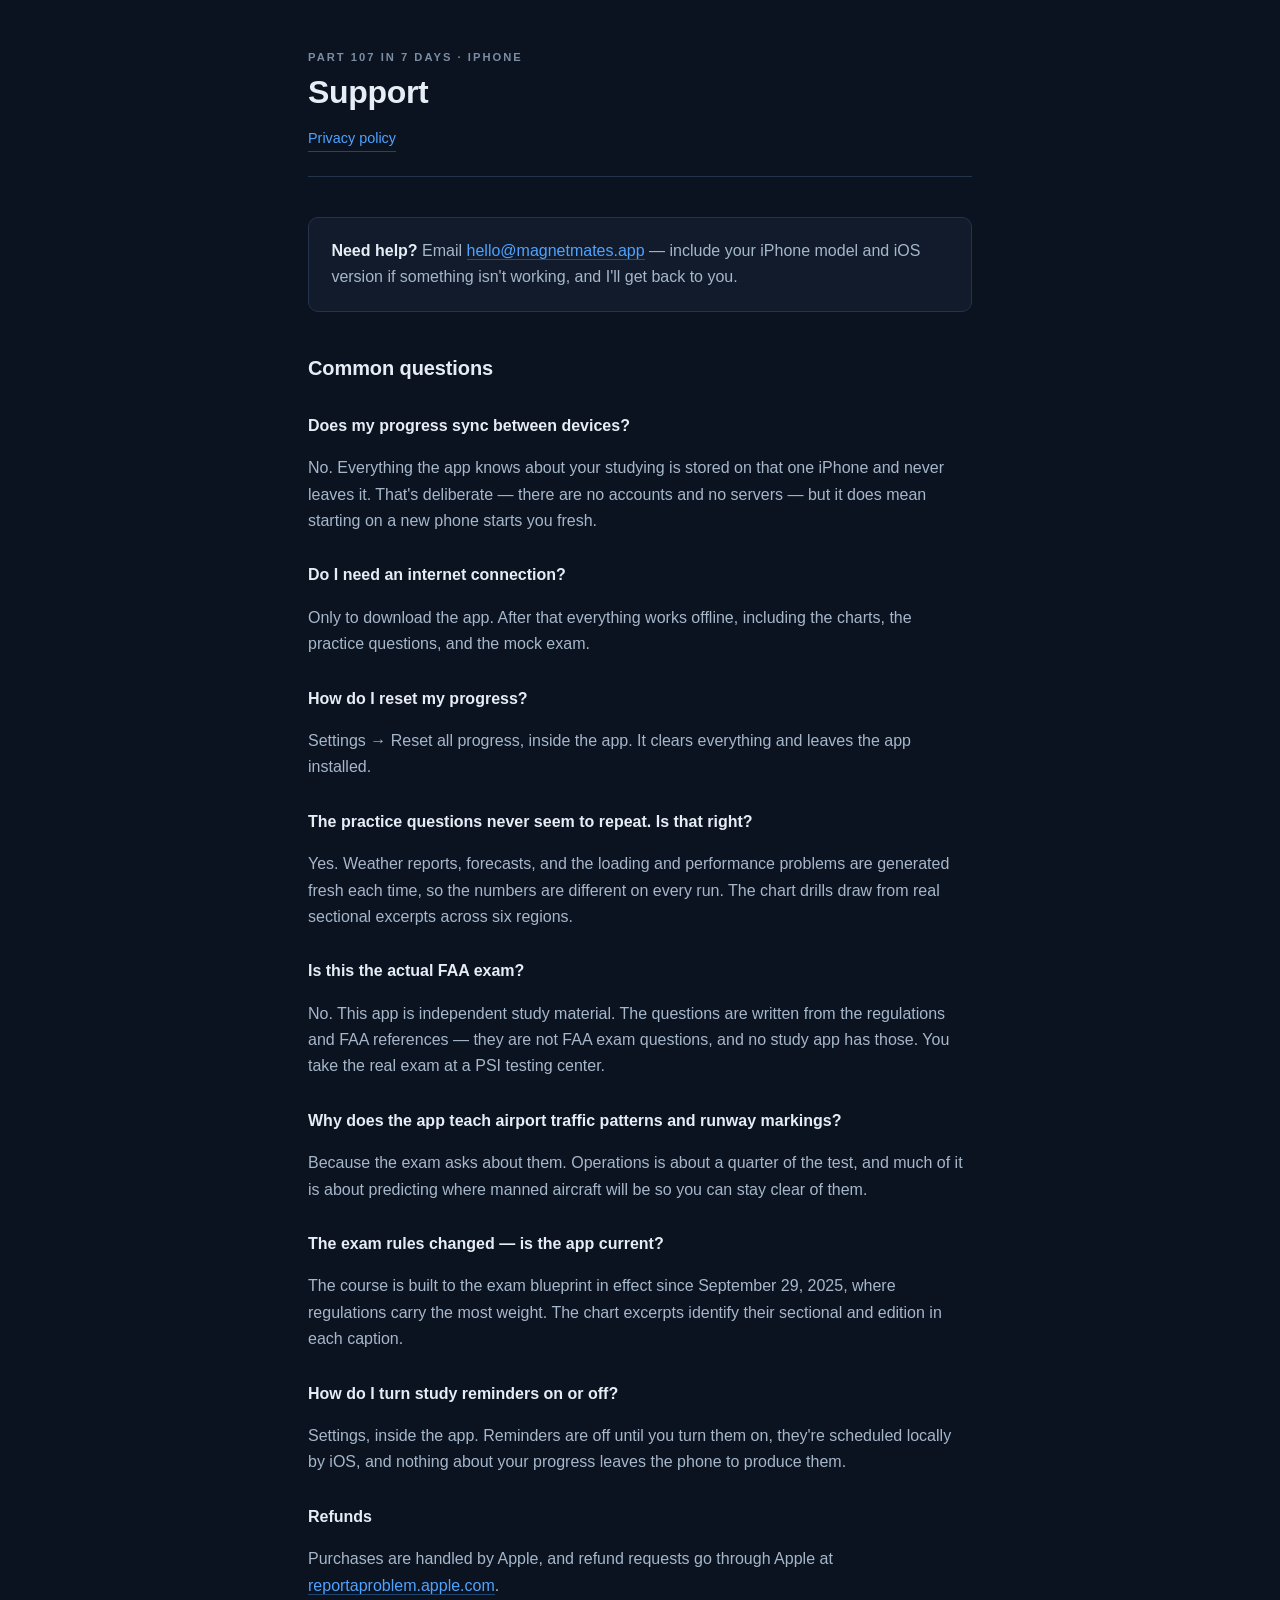
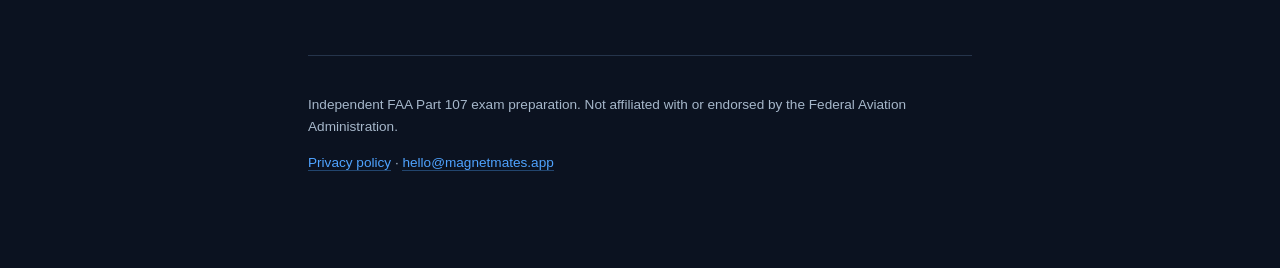
<file: index.html>
<!DOCTYPE html>
<html lang="en">
<head>
<meta charset="utf-8">
<meta name="viewport" content="width=device-width,initial-scale=1">
<title>107 in 7 — Support</title>
<meta name="description" content="Support and help for 107 in 7 (Part 107 in 7 Days), the FAA drone exam study app.">
<link rel="stylesheet" href="_shared.css">
</head>
<body>
<div class="wrap">
  <header class="mast">
    <p class="kicker">Part 107 in 7 Days · iPhone</p>
    <h1>Support</h1>
    <nav class="top"><a href="p107-privacy.html">Privacy policy</a></nav>
  </header>

  <div class="card">
    <p style="margin:0"><strong>Need help?</strong> Email <a href="mailto:hello@magnetmates.app">hello@magnetmates.app</a> — include your iPhone model and iOS version if something isn't working, and I'll get back to you.</p>
  </div>

  <h2>Common questions</h2>

  <h3>Does my progress sync between devices?</h3>
  <p>No. Everything the app knows about your studying is stored on that one iPhone and never leaves it. That's deliberate — there are no accounts and no servers — but it does mean starting on a new phone starts you fresh.</p>

  <h3>Do I need an internet connection?</h3>
  <p>Only to download the app. After that everything works offline, including the charts, the practice questions, and the mock exam.</p>

  <h3>How do I reset my progress?</h3>
  <p>Settings → Reset all progress, inside the app. It clears everything and leaves the app installed.</p>

  <h3>The practice questions never seem to repeat. Is that right?</h3>
  <p>Yes. Weather reports, forecasts, and the loading and performance problems are generated fresh each time, so the numbers are different on every run. The chart drills draw from real sectional excerpts across six regions.</p>

  <h3>Is this the actual FAA exam?</h3>
  <p>No. This app is independent study material. The questions are written from the regulations and FAA references — they are not FAA exam questions, and no study app has those. You take the real exam at a PSI testing center.</p>

  <h3>Why does the app teach airport traffic patterns and runway markings?</h3>
  <p>Because the exam asks about them. Operations is about a quarter of the test, and much of it is about predicting where manned aircraft will be so you can stay clear of them.</p>

  <h3>The exam rules changed — is the app current?</h3>
  <p>The course is built to the exam blueprint in effect since September 29, 2025, where regulations carry the most weight. The chart excerpts identify their sectional and edition in each caption.</p>

  <h3>How do I turn study reminders on or off?</h3>
  <p>Settings, inside the app. Reminders are off until you turn them on, they're scheduled locally by iOS, and nothing about your progress leaves the phone to produce them.</p>

  <h3>Refunds</h3>
  <p>Purchases are handled by Apple, and refund requests go through Apple at <a href="https://reportaproblem.apple.com">reportaproblem.apple.com</a>.</p>

  <footer>
    <p>Independent FAA Part 107 exam preparation. Not affiliated with or endorsed by the Federal Aviation Administration.</p>
    <p><a href="p107-privacy.html">Privacy policy</a> · <a href="mailto:hello@magnetmates.app">hello@magnetmates.app</a></p>
  </footer>
</div>
</body>
</html>
</file>
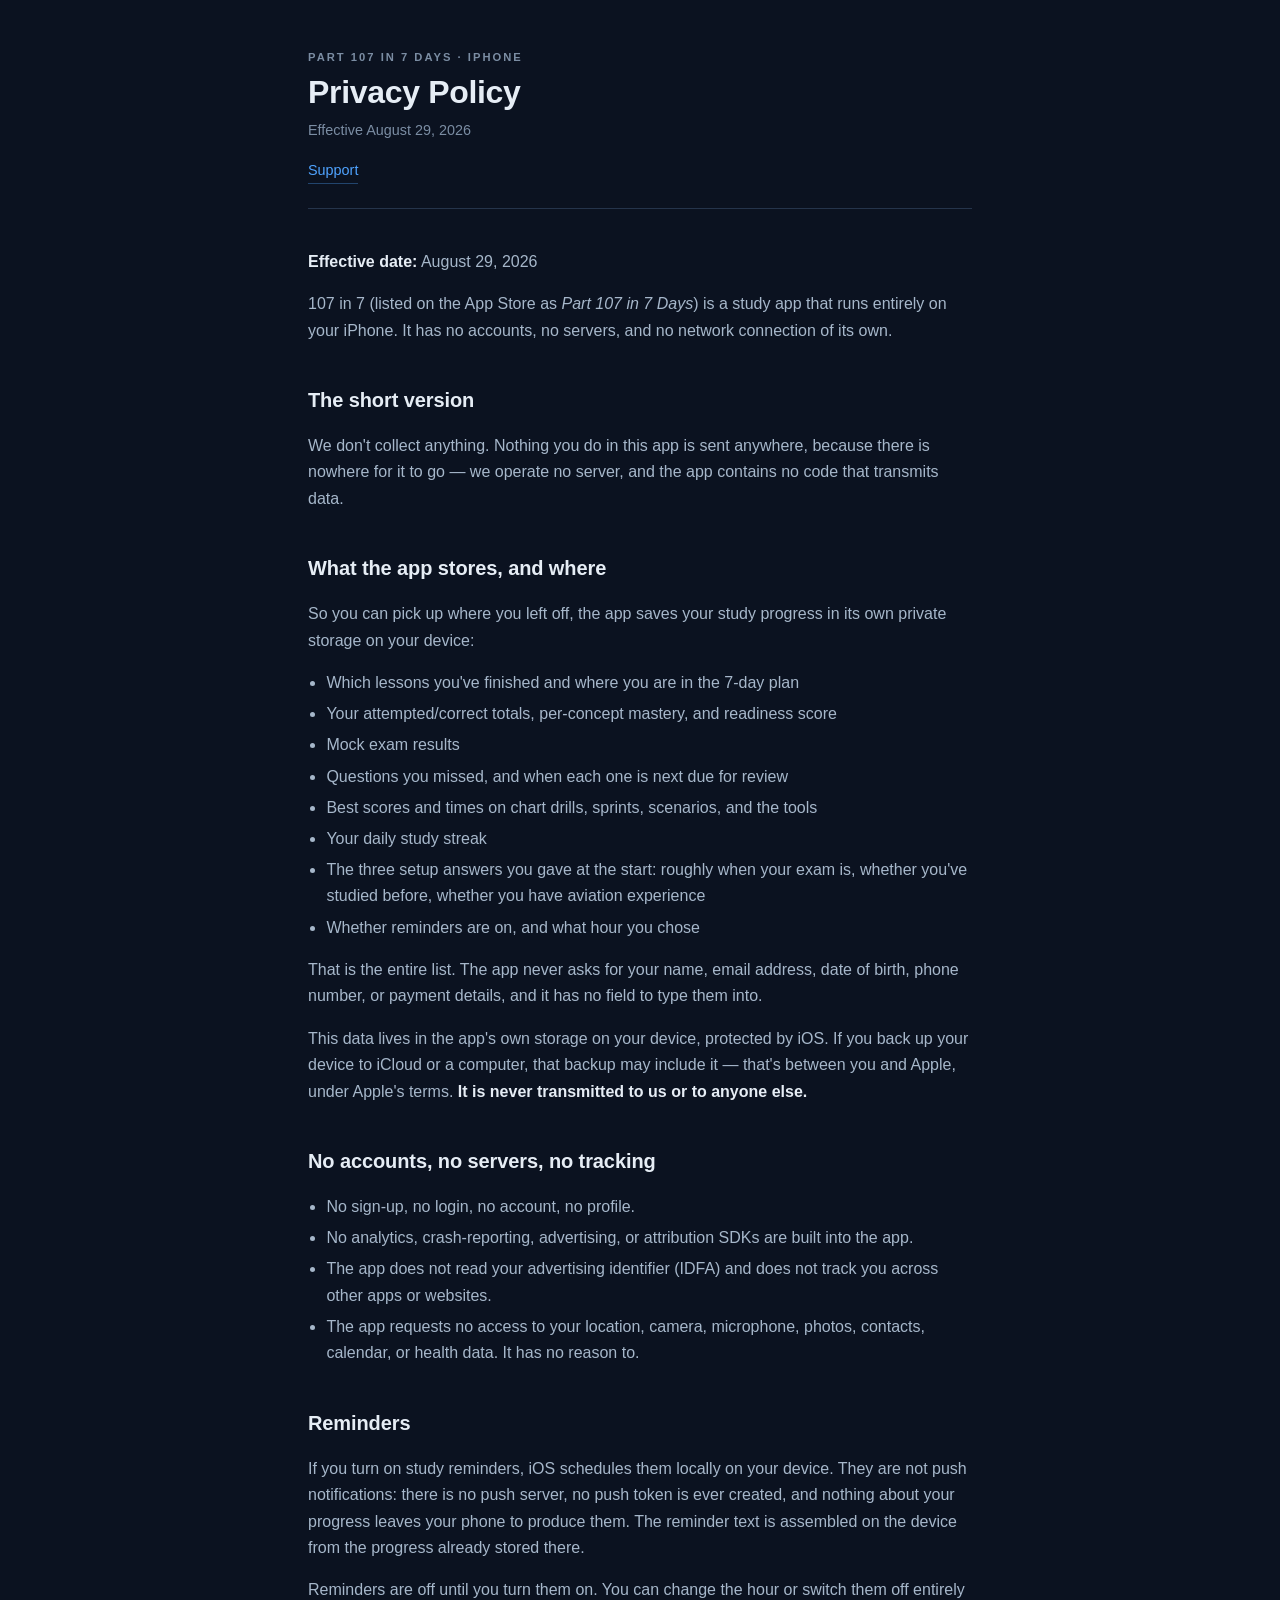
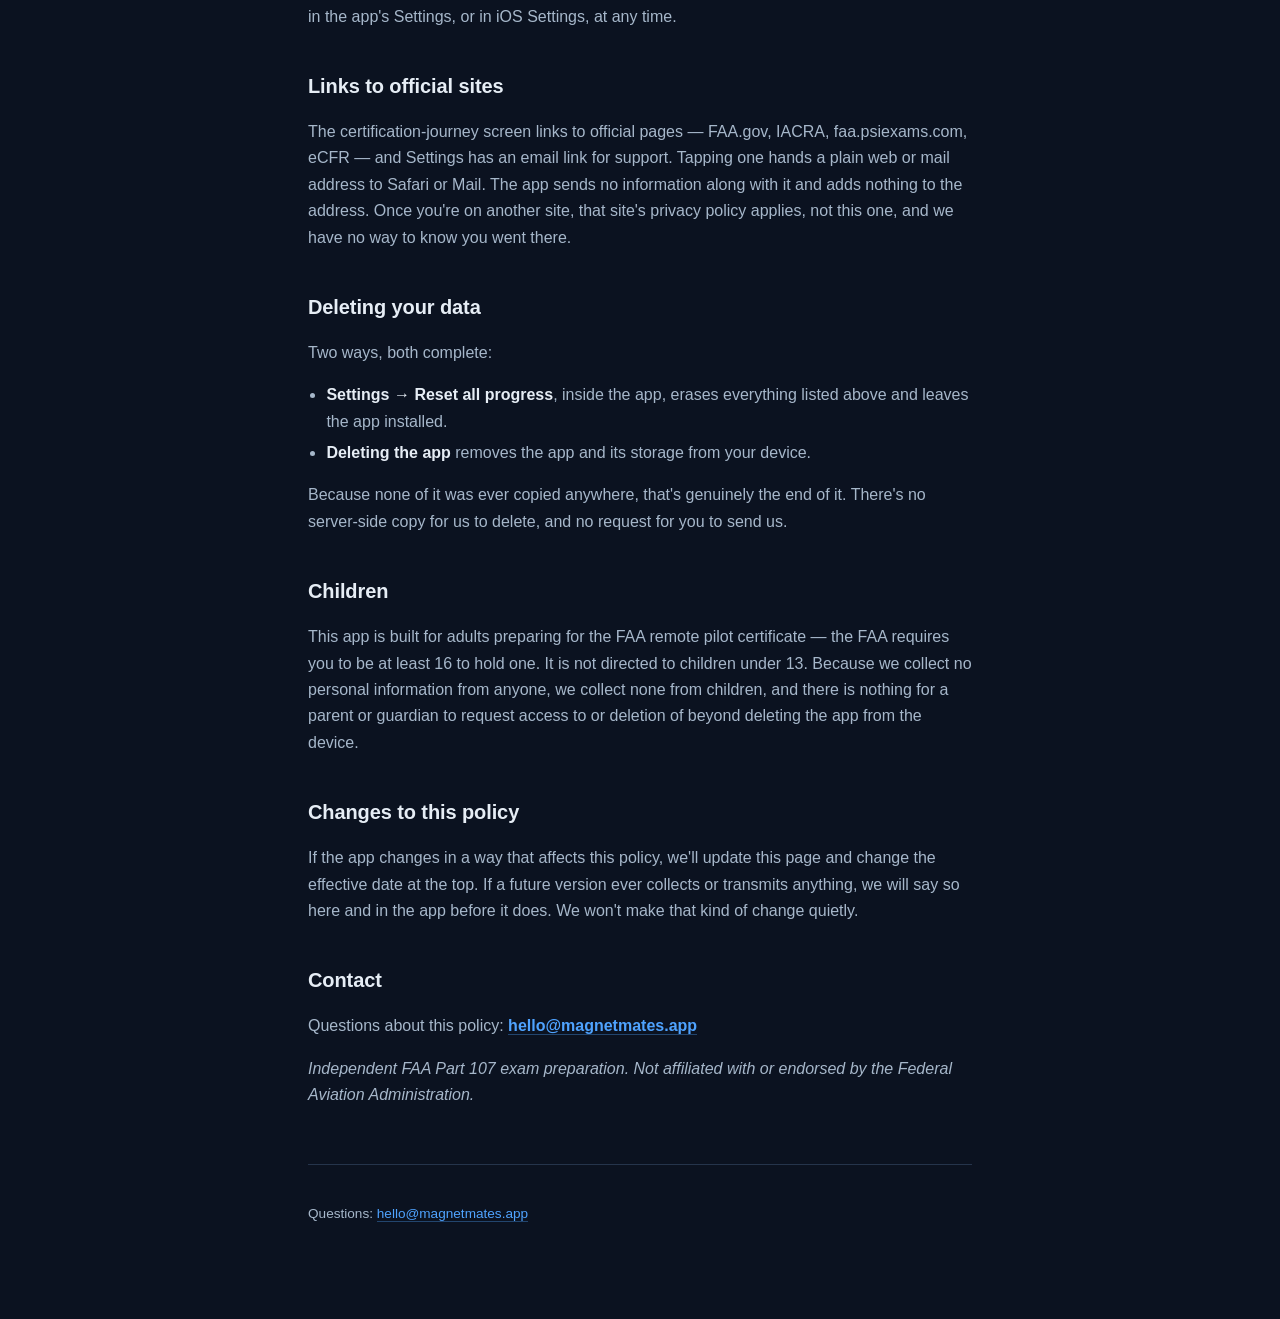
<file: p107-privacy.html>
<!DOCTYPE html>
<html lang="en">
<head>
<meta charset="utf-8">
<meta name="viewport" content="width=device-width,initial-scale=1">
<title>107 in 7 — Privacy Policy</title>
<meta name="description" content="Privacy policy for 107 in 7 (Part 107 in 7 Days). The app collects nothing and has no servers.">
<style>
:root{
  --bg:#0B1220; --surface:#111B2B; --ink:#E6EDF5; --ink-2:#A6B7CA; --ink-3:#7B8DA3;
  --rule:#25344B; --accent:#4FA3FF;
}
*{box-sizing:border-box}
body{margin:0;background:var(--bg);color:var(--ink);
  font:16px/1.65 -apple-system,BlinkMacSystemFont,"Segoe UI",Roboto,sans-serif;
  -webkit-font-smoothing:antialiased}
.wrap{max-width:44rem;margin:0 auto;padding:3rem 1.25rem 5rem}
header.mast{border-bottom:1px solid var(--rule);padding-bottom:1.5rem;margin-bottom:2.5rem}
.kicker{font-size:.7rem;letter-spacing:.18em;text-transform:uppercase;color:var(--ink-3);margin:0 0 .5rem;font-weight:600}
h1{font-size:2rem;line-height:1.15;margin:0;letter-spacing:-.01em}
h2{font-size:1.25rem;margin:2.5rem 0 .75rem;letter-spacing:-.005em}
h3{font-size:1rem;margin:1.75rem 0 .5rem;color:var(--ink)}
p,li{color:var(--ink-2)}
strong{color:var(--ink)}
a{color:var(--accent);text-decoration:none;border-bottom:1px solid rgba(79,163,255,.35)}
a:hover{border-bottom-color:var(--accent)}
a:focus-visible{outline:2px solid var(--accent);outline-offset:3px;border-radius:2px}
ul{padding-left:1.15rem}
li{margin:.3rem 0}
.card{background:var(--surface);border:1px solid var(--rule);border-radius:10px;padding:1.25rem 1.4rem;margin:1.5rem 0}
.eff{color:var(--ink-3);font-size:.9rem;margin:.5rem 0 0}
nav.top{display:flex;gap:1.25rem;margin-top:1rem;font-size:.9rem}
footer{margin-top:3.5rem;padding-top:1.5rem;border-top:1px solid var(--rule);color:var(--ink-3);font-size:.85rem}
</style>
</head>
<body>
<div class="wrap">
  <header class="mast">
    <p class="kicker">Part 107 in 7 Days · iPhone</p>
    <h1>Privacy Policy</h1>
    <p class="eff">Effective August 29, 2026</p>
    <nav class="top"><a href="./">Support</a></nav>
  </header>
  <p><strong>Effective date:</strong> August 29, 2026</p>
  <p>107 in 7 (listed on the App Store as <em>Part 107 in 7 Days</em>) is a study app that runs entirely on your iPhone. It has no accounts, no servers, and no network connection of its own.</p>
  <h2>The short version</h2>
  <p>We don&#x27;t collect anything. Nothing you do in this app is sent anywhere, because there is nowhere for it to go — we operate no server, and the app contains no code that transmits data.</p>
  <h2>What the app stores, and where</h2>
  <p>So you can pick up where you left off, the app saves your study progress in its own private storage on your device:</p>
  <ul>
  <li>Which lessons you&#x27;ve finished and where you are in the 7-day plan</li>
  <li>Your attempted/correct totals, per-concept mastery, and readiness score</li>
  <li>Mock exam results</li>
  <li>Questions you missed, and when each one is next due for review</li>
  <li>Best scores and times on chart drills, sprints, scenarios, and the tools</li>
  <li>Your daily study streak</li>
  <li>The three setup answers you gave at the start: roughly when your exam is, whether you&#x27;ve studied before, whether you have aviation experience</li>
  <li>Whether reminders are on, and what hour you chose</li>
  </ul>
  <p>That is the entire list. The app never asks for your name, email address, date of birth, phone number, or payment details, and it has no field to type them into.</p>
  <p>This data lives in the app&#x27;s own storage on your device, protected by iOS. If you back up your device to iCloud or a computer, that backup may include it — that&#x27;s between you and Apple, under Apple&#x27;s terms. <strong>It is never transmitted to us or to anyone else.</strong></p>
  <h2>No accounts, no servers, no tracking</h2>
  <ul>
  <li>No sign-up, no login, no account, no profile.</li>
  <li>No analytics, crash-reporting, advertising, or attribution SDKs are built into the app.</li>
  <li>The app does not read your advertising identifier (IDFA) and does not track you across other apps or websites.</li>
  <li>The app requests no access to your location, camera, microphone, photos, contacts, calendar, or health data. It has no reason to.</li>
  </ul>
  <h2>Reminders</h2>
  <p>If you turn on study reminders, iOS schedules them locally on your device. They are not push notifications: there is no push server, no push token is ever created, and nothing about your progress leaves your phone to produce them. The reminder text is assembled on the device from the progress already stored there.</p>
  <p>Reminders are off until you turn them on. You can change the hour or switch them off entirely in the app&#x27;s Settings, or in iOS Settings, at any time.</p>
  <h2>Links to official sites</h2>
  <p>The certification-journey screen links to official pages — FAA.gov, IACRA, faa.psiexams.com, eCFR — and Settings has an email link for support. Tapping one hands a plain web or mail address to Safari or Mail. The app sends no information along with it and adds nothing to the address. Once you&#x27;re on another site, that site&#x27;s privacy policy applies, not this one, and we have no way to know you went there.</p>
  <h2>Deleting your data</h2>
  <p>Two ways, both complete:</p>
  <ul>
  <li><strong>Settings → Reset all progress</strong>, inside the app, erases everything listed above and leaves the app installed.</li>
  <li><strong>Deleting the app</strong> removes the app and its storage from your device.</li>
  </ul>
  <p>Because none of it was ever copied anywhere, that&#x27;s genuinely the end of it. There&#x27;s no server-side copy for us to delete, and no request for you to send us.</p>
  <h2>Children</h2>
  <p>This app is built for adults preparing for the FAA remote pilot certificate — the FAA requires you to be at least 16 to hold one. It is not directed to children under 13. Because we collect no personal information from anyone, we collect none from children, and there is nothing for a parent or guardian to request access to or deletion of beyond deleting the app from the device.</p>
  <h2>Changes to this policy</h2>
  <p>If the app changes in a way that affects this policy, we&#x27;ll update this page and change the effective date at the top. If a future version ever collects or transmits anything, we will say so here and in the app before it does. We won&#x27;t make that kind of change quietly.</p>
  <h2>Contact</h2>
  <p>Questions about this policy: <strong><a href="mailto:hello@magnetmates.app">hello@magnetmates.app</a></strong></p>
  <p><em>Independent FAA Part 107 exam preparation. Not affiliated with or endorsed by the Federal Aviation Administration.</em></p>
  <footer>
    <p>Questions: <a href="mailto:hello@magnetmates.app">hello@magnetmates.app</a></p>
  </footer>
</div>
</body>
</html>
</file>
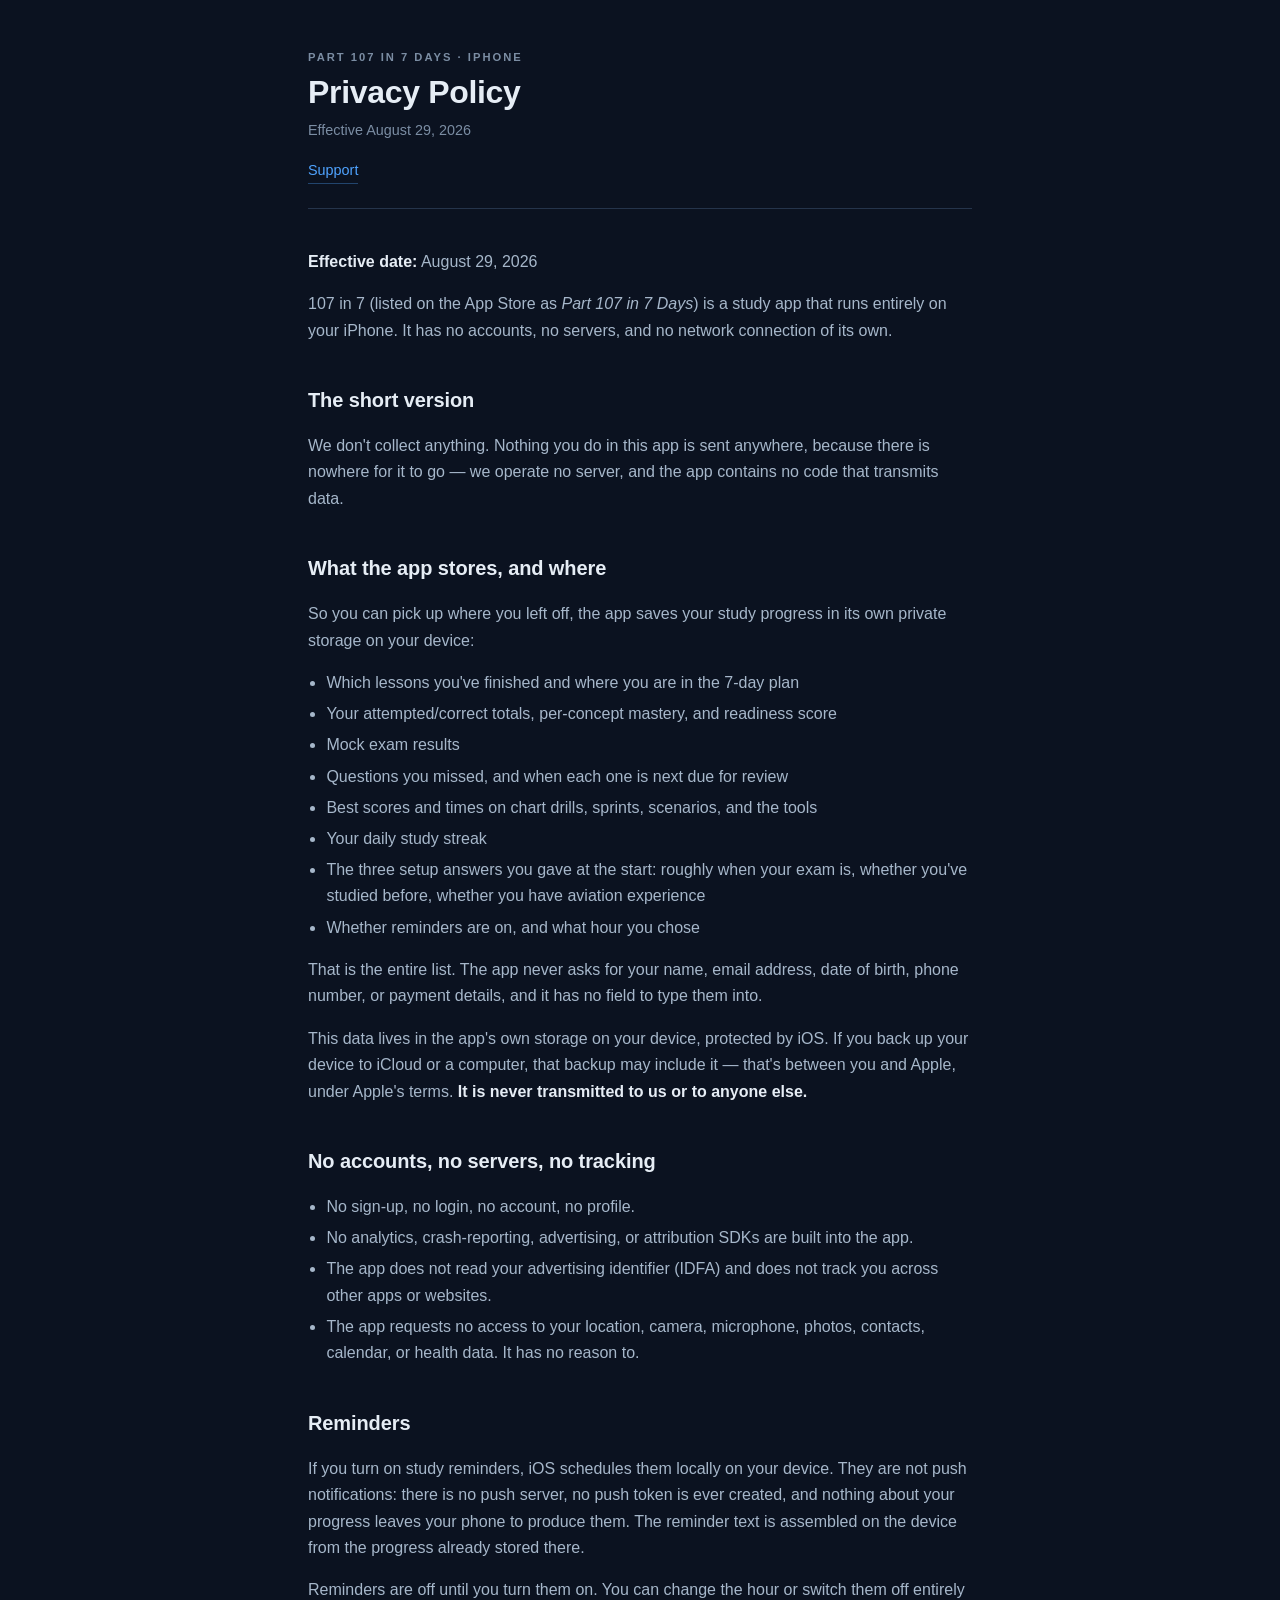
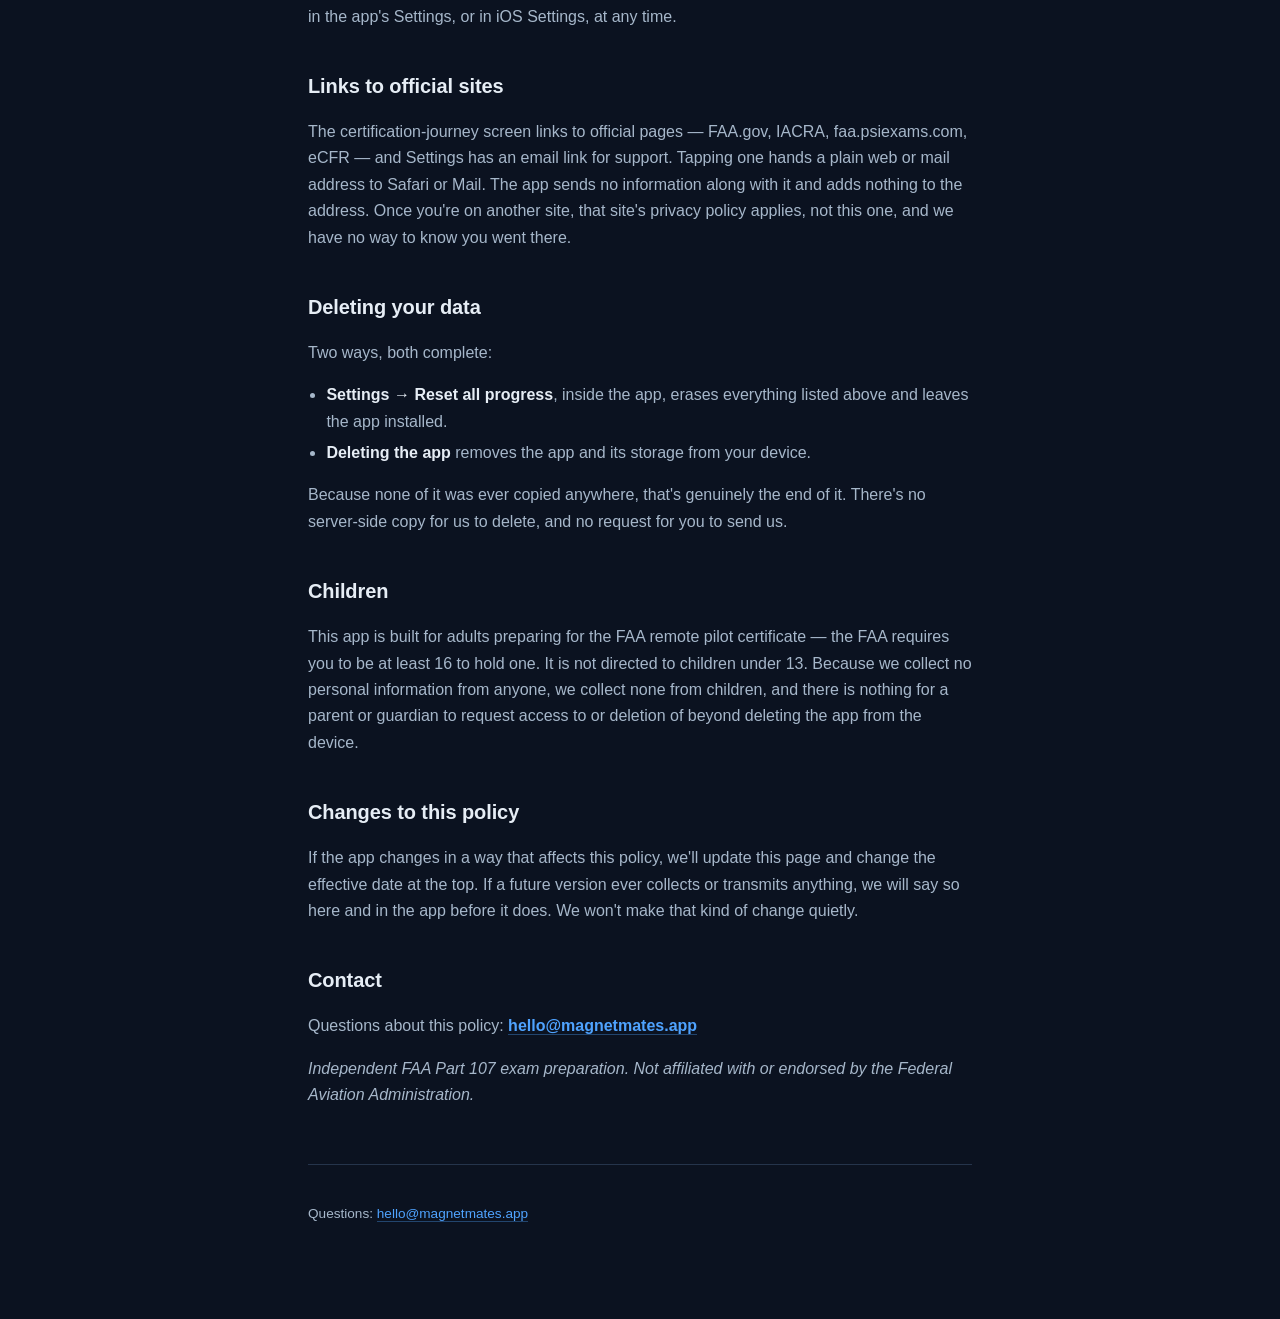
<file: privacy_2.html>
<!DOCTYPE html>
<html lang="en">
<head>
<meta charset="utf-8">
<meta name="viewport" content="width=device-width,initial-scale=1">
<title>107 in 7 — Privacy Policy</title>
<meta name="description" content="Privacy policy for 107 in 7 (Part 107 in 7 Days). The app collects nothing and has no servers.">
<link rel="stylesheet" href="_shared.css">
</head>
<body>
<div class="wrap">
  <header class="mast">
    <p class="kicker">Part 107 in 7 Days · iPhone</p>
    <h1>Privacy Policy</h1>
    <p class="eff">Effective August 29, 2026</p>
    <nav class="top"><a href="index.html">Support</a></nav>
  </header>
  <p><strong>Effective date:</strong> August 29, 2026</p>
  <p>107 in 7 (listed on the App Store as <em>Part 107 in 7 Days</em>) is a study app that runs entirely on your iPhone. It has no accounts, no servers, and no network connection of its own.</p>
  <h2>The short version</h2>
  <p>We don&#x27;t collect anything. Nothing you do in this app is sent anywhere, because there is nowhere for it to go — we operate no server, and the app contains no code that transmits data.</p>
  <h2>What the app stores, and where</h2>
  <p>So you can pick up where you left off, the app saves your study progress in its own private storage on your device:</p>
  <ul>
  <li>Which lessons you&#x27;ve finished and where you are in the 7-day plan</li>
  <li>Your attempted/correct totals, per-concept mastery, and readiness score</li>
  <li>Mock exam results</li>
  <li>Questions you missed, and when each one is next due for review</li>
  <li>Best scores and times on chart drills, sprints, scenarios, and the tools</li>
  <li>Your daily study streak</li>
  <li>The three setup answers you gave at the start: roughly when your exam is, whether you&#x27;ve studied before, whether you have aviation experience</li>
  <li>Whether reminders are on, and what hour you chose</li>
  </ul>
  <p>That is the entire list. The app never asks for your name, email address, date of birth, phone number, or payment details, and it has no field to type them into.</p>
  <p>This data lives in the app&#x27;s own storage on your device, protected by iOS. If you back up your device to iCloud or a computer, that backup may include it — that&#x27;s between you and Apple, under Apple&#x27;s terms. <strong>It is never transmitted to us or to anyone else.</strong></p>
  <h2>No accounts, no servers, no tracking</h2>
  <ul>
  <li>No sign-up, no login, no account, no profile.</li>
  <li>No analytics, crash-reporting, advertising, or attribution SDKs are built into the app.</li>
  <li>The app does not read your advertising identifier (IDFA) and does not track you across other apps or websites.</li>
  <li>The app requests no access to your location, camera, microphone, photos, contacts, calendar, or health data. It has no reason to.</li>
  </ul>
  <h2>Reminders</h2>
  <p>If you turn on study reminders, iOS schedules them locally on your device. They are not push notifications: there is no push server, no push token is ever created, and nothing about your progress leaves your phone to produce them. The reminder text is assembled on the device from the progress already stored there.</p>
  <p>Reminders are off until you turn them on. You can change the hour or switch them off entirely in the app&#x27;s Settings, or in iOS Settings, at any time.</p>
  <h2>Links to official sites</h2>
  <p>The certification-journey screen links to official pages — FAA.gov, IACRA, faa.psiexams.com, eCFR — and Settings has an email link for support. Tapping one hands a plain web or mail address to Safari or Mail. The app sends no information along with it and adds nothing to the address. Once you&#x27;re on another site, that site&#x27;s privacy policy applies, not this one, and we have no way to know you went there.</p>
  <h2>Deleting your data</h2>
  <p>Two ways, both complete:</p>
  <ul>
  <li><strong>Settings → Reset all progress</strong>, inside the app, erases everything listed above and leaves the app installed.</li>
  <li><strong>Deleting the app</strong> removes the app and its storage from your device.</li>
  </ul>
  <p>Because none of it was ever copied anywhere, that&#x27;s genuinely the end of it. There&#x27;s no server-side copy for us to delete, and no request for you to send us.</p>
  <h2>Children</h2>
  <p>This app is built for adults preparing for the FAA remote pilot certificate — the FAA requires you to be at least 16 to hold one. It is not directed to children under 13. Because we collect no personal information from anyone, we collect none from children, and there is nothing for a parent or guardian to request access to or deletion of beyond deleting the app from the device.</p>
  <h2>Changes to this policy</h2>
  <p>If the app changes in a way that affects this policy, we&#x27;ll update this page and change the effective date at the top. If a future version ever collects or transmits anything, we will say so here and in the app before it does. We won&#x27;t make that kind of change quietly.</p>
  <h2>Contact</h2>
  <p>Questions about this policy: <strong><a href="mailto:hello@magnetmates.app">hello@magnetmates.app</a></strong></p>
  <p><em>Independent FAA Part 107 exam preparation. Not affiliated with or endorsed by the Federal Aviation Administration.</em></p>
  <footer>
    <p>Questions: <a href="mailto:hello@magnetmates.app">hello@magnetmates.app</a></p>
  </footer>
</div>
</body>
</html>
</file>
<file: _shared.css>
:root{
  --bg:#0B1220; --surface:#111B2B; --ink:#E6EDF5; --ink-2:#A6B7CA; --ink-3:#7B8DA3;
  --rule:#25344B; --accent:#4FA3FF;
}
*{box-sizing:border-box}
body{margin:0;background:var(--bg);color:var(--ink);
  font:16px/1.65 -apple-system,BlinkMacSystemFont,"Segoe UI",Roboto,sans-serif;
  -webkit-font-smoothing:antialiased}
.wrap{max-width:44rem;margin:0 auto;padding:3rem 1.25rem 5rem}
header.mast{border-bottom:1px solid var(--rule);padding-bottom:1.5rem;margin-bottom:2.5rem}
.kicker{font-size:.7rem;letter-spacing:.18em;text-transform:uppercase;color:var(--ink-3);margin:0 0 .5rem;font-weight:600}
h1{font-size:2rem;line-height:1.15;margin:0;letter-spacing:-.01em}
h2{font-size:1.25rem;margin:2.5rem 0 .75rem;letter-spacing:-.005em}
h3{font-size:1rem;margin:1.75rem 0 .5rem;color:var(--ink)}
p,li{color:var(--ink-2)}
strong{color:var(--ink)}
a{color:var(--accent);text-decoration:none;border-bottom:1px solid rgba(79,163,255,.35)}
a:hover{border-bottom-color:var(--accent)}
a:focus-visible{outline:2px solid var(--accent);outline-offset:3px;border-radius:2px}
ul{padding-left:1.15rem}
li{margin:.3rem 0}
.card{background:var(--surface);border:1px solid var(--rule);border-radius:10px;padding:1.25rem 1.4rem;margin:1.5rem 0}
.eff{color:var(--ink-3);font-size:.9rem;margin:.5rem 0 0}
nav.top{display:flex;gap:1.25rem;margin-top:1rem;font-size:.9rem}
footer{margin-top:3.5rem;padding-top:1.5rem;border-top:1px solid var(--rule);color:var(--ink-3);font-size:.85rem}
</file>
